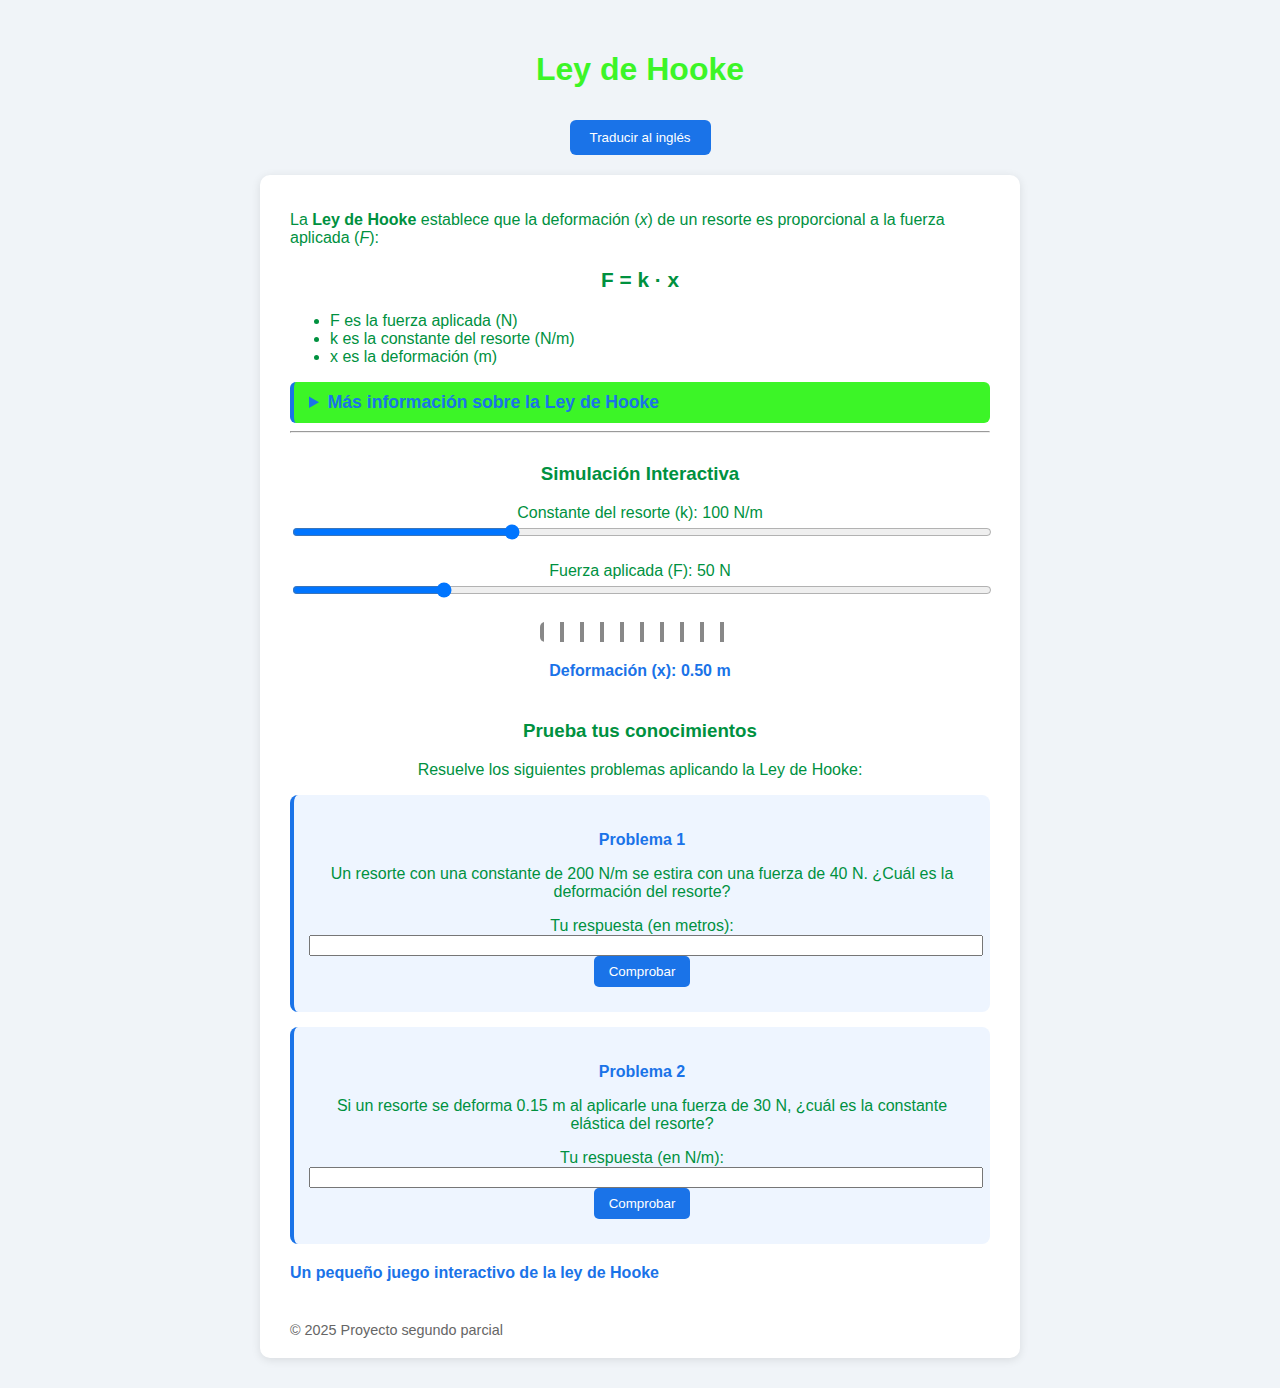
<file: index.html>
<!DOCTYPE html> <!-- Declara el tipo de documento HTML, necesario al inicio de toda página web -->
<html lang="es"> <!-- Indica que el idioma principal del documento es español -->
<head> <!-- Contiene la información de la cabecera (no visible directamente en la página) -->
  <meta charset="UTF-8"> <!-- Establece la codificación de caracteres en UTF-8 (soporta acentos y caracteres especiales) -->
  <meta name="viewport" content="width=device-width, initial-scale=1.0"> <!-- Hace que la página sea adaptable a distintos dispositivos -->
  <title>Ley de Hooke - Simulación Interactiva</title> <!-- Título que aparece en la pestaña del navegador -->
  <link href="css/estilospagina.css" rel="stylesheet"> <!-- Enlaza el archivo CSS externo para aplicar estilos -->
</head> <!-- Fin de la cabecera -->

<body> <!-- Contiene todo el contenido visible de la página -->

  <h1 data-text="titulo">Ley de Hooke</h1> <!-- Encabezado principal que muestra el título "Ley de Hooke" -->

  <button id="btnTraducir" class="boton-traduccion">Traducir al inglés</button> <!-- Botón que permitirá traducir el contenido al inglés -->

  <div class="contenedor"> <!-- Contenedor principal del contenido -->

    <p data-text="intro">
      La <strong>Ley de Hooke</strong> establece que la deformación (<em>x</em>) de un resorte es proporcional a la fuerza aplicada (<em>F</em>): 
      
    </p><!-- Párrafo introductorio explicando la Ley de Hooke con formato en negritas (<strong>) y cursivas (<em>) -->

    <p style="text-align:center; font-size: 1.3em; font-weight:bold;">
      F = k · x
      
    </p><!-- Ecuación de la Ley de Hooke centrada y en negrita -->

    <ul> <!-- Lista desordenada para explicar los términos de la fórmula -->
      <li data-text="F">F es la fuerza aplicada (N)</li> <!-- Elemento de lista que describe la variable F -->
      <li data-text="k">k es la constante del resorte (N/m)</li> <!-- Elemento de lista que describe la variable k -->
      <li data-text="x">x es la deformación (m)</li> <!-- Elemento de lista que describe la variable x -->
    </ul>

    <details> <!-- Crea un elemento desplegable para mostrar información adicional -->
      <summary data-text="masInfoTitulo">Más información sobre la Ley de Hooke</summary> <!-- Título visible del apartado desplegable -->
      <p data-text="masInfo1">
        La Ley de Hooke fue propuesta por el físico británico <strong>Robert Hooke</strong> en el siglo XVII. 
        Describe el comportamiento elástico de materiales que recuperan su forma original 
        después de ser deformados, siempre que la deformación no supere el límite elástico del material. 
      </p><!-- Párrafo dentro del detalle explicando el contexto histórico de la Ley de Hooke -->

      <p data-text="masInfo2">
        <!-- Segundo párrafo (continúa aquí el contenido que falta en tu código) -->
      </p>
        Esta ley se aplica ampliamente en ingeniería, física y diseño de estructuras, 
        ya que permite calcular cómo los materiales reaccionan ante fuerzas externas. 
        En la práctica, se utiliza para medir la rigidez de resortes, 
        vigas, y otros elementos elásticos.
      </p> <!-- Texto que explica las aplicaciones prácticas de la Ley de Hooke -->
    </details> <!-- Cierra el elemento desplegable "details" -->

    <hr> <!--Se agrega una linea horizontal que separa partes de la pagina-->

    <div class="simulacion"> <!--Se crea un apartado de simulacion-->
      <h3 data-text="simulacionTitulo">Simulación Interactiva</h3><!--Se pone el texto "Ley de Hooke"-->

      <label data-text="kLabel">Constante del resorte (k):</label> <!--Se escribe un texto que dice "Constante del resorte"-->
      <span id="kVal">100</span> N/m<!--Se le da un valor inicial-->
      <input type="range" id="k" min="10" max="300" value="100"><!--Le agrega un rango de cantidad al valor de K-->

      <br><br><!--Hace un salto de línea-->

      <label data-text="fLabel">Fuerza aplicada (F):</label> <!--Se pone el texto "Fuerza aplicada"-->
      <span id="fVal">50</span> N<!--Se le da un valor inicial-->
      <input type="range" id="f" min="10" max="200" value="50"><!--Le agrega un rango de cantidad al valor de f-->

      <div class="resorte" id="resorte"></div><!--Se agrega la clase resorte-->

      <div class="resultado"> <!-- Sección que contiene la simulación interactiva -->
        <span data-text="xLabel">Deformación (x):</span> <span id="xVal">0.5</span> m<!--Se muestra la deformación con un valor inicial-->
    </div> <!-- Fin de la sección de simulación -->

    <div class="prueba"> <!--Se crea un apartado prueba-->
      <h3 data-text="pruebaTitulo"> Prueba tus conocimientos</h3> <!--Se pone un texto que dice "Prueba tus conocimientos-->
      <p data-text="pruebaIntro">Resuelve los siguientes problemas aplicando la Ley de Hooke:</p><!--Agrega un parrafo de texto-->

      <div class="problema"><!--Se crea el apartado del problema-->
        <h4 data-text="problema1Titulo">Problema 1</h4><!--Se pone el texto que dice "Problema 1"-->
        <p data-text="problema1Texto">
          Un resorte con una constante de 200 N/m se estira con una fuerza de 40 N.  
          ¿Cuál es la deformación del resorte?
        </p> <!-- Enunciado del problema 1 -->
        <label data-text="respuesta1Label">Tu respuesta (en metros):</label><!--Se escribe un texto-->
        <input type="number" id="respuesta1" step="0.01"><!--Se crea un apartado para colocar la respuesta-->
        <button data-text="btnComprobar" onclick="comprobar(1)">Comprobar</button><!--Se crea un botón para comprobar si la respuesta esta correcta-->
        <div id="mensaje1" class="mensaje"></div>
      </div>

      <div class="problema"> <!-- Se crea el segundo bloque de problema -->
        <h4 data-text="problema2Titulo">Problema 2</h4> <!-- Título del segundo problema -->
        <p data-text="problema2Texto">
          Si un resorte se deforma 0.15 m al aplicarle una fuerza de 30 N,  
          ¿cuál es la constante elástica del resorte?
        </p><!-- Enunciado del problema 2 -->
        <label data-text="respuesta2Label">Tu respuesta (en N/m):</label><!-- Etiqueta para la respuesta -->
        <input type="number" id="respuesta2" step="0.1"><!-- Campo numérico para escribir la respuesta -->
        <button data-text="btnComprobar" onclick="comprobar(2)">Comprobar</button> <!-- Botón que ejecuta la función comprobar() -->
        <div id="mensaje2" class="mensaje"></div><!-- Espacio donde se mostrará el resultado -->
      </div><!-- Fin del segundo problema -->
    </div><!-- Cierra el contenedor .prueba -->
  </div><!-- Cierra el contenedor .contenedor principal -->

  <a href="memorama.html" data-text="juegoLink">Un pequeño juego interactivo de la ley de Hooke</a><!--Hipervinculo para mandar a otra pagina-->

  <footer> <!--Se crea un pie de pagina-->
    © 2025 Proyecto segundo parcial <!-- Texto de derechos -->
  </footer><!-- Fin del pie de página -->

  <script> <!-- Inicio del código JavaScript-->
    const kSlider = document.getElementById('k');/*Crea una variable que es constante*/
    const fSlider = document.getElementById('f');/* Obtiene el elemento con id="f" y lo guarda en fSlider */
    const kVal = document.getElementById('kVal');/* Muestra el valor actual de k */
    const fVal = document.getElementById('fVal');/* Muestra el valor actual de F */
    const xVal = document.getElementById('xVal');/* Muestra la deformación calculada */
    const resorte = document.getElementById('resorte');/* Referencia al div que simula el resorte */


    function actualizar() {/*Crea la función actualizar*/
      const k = parseFloat(kSlider.value);/*Convierte la variable en un tipo de dato float*/
      const F = parseFloat(fSlider.value);/* Convierte el valor de fSlider a número decimal */
      const x = (F / k).toFixed(2);/* Calcula la deformación x = F/k y redondea a 2 decimales */
      kVal.textContent = k;/* Actualiza el texto mostrado de k */
      fVal.textContent = F;/* Actualiza el texto mostrado de F */
      xVal.textContent = x;/* Muestra el valor calculado de x */
      resorte.style.width = `${100 + x * 200}px`; /* Cambia el ancho del resorte según la deformación */
    }

    kSlider.addEventListener('input', actualizar);/*Modifica el valor y lo registra para la funcion actualizar*/
    fSlider.addEventListener('input', actualizar);
    actualizar(); /*Llama a la función actualizar() para que se ejecute una vez al cargar la página*/

  /*--- Función para comprobar las respuestas ---*/

    function comprobar(num) {/*Crea la función comprobar*/
      let correcta = 0;/*Hace que la variable "correcta" tenga un valor de 0*/
      let respuesta = 0;/*Hace que la variable "respuesta" tenga un valor de 0*/
      const mensaje = document.getElementById('mensaje' + num); ; /*Obtiene el elemento del mensaje correspondiente al problema*/

      if (num === 1) {/*Si num es igual a 1*/
        correcta = 0.2; // x = F/k = 40/200
        respuesta = parseFloat(document.getElementById('respuesta1').value); /*Convierte a número el valor ingresado en el campo de respuesta1*/
      } else if (num === 2) {  /*Si num es igual a 2 (Problema 2)*/
        correcta = 200; // k = F/x = 30/0.15
        respuesta = parseFloat(document.getElementById('respuesta2').value); /*Convierte a número el valor ingresado en el campo de respuesta2*/
      }

      if (isNaN(respuesta)) { /*Verifica si el valor ingresado no es un número*/
        mensaje.textContent = idioma === "es"
          ? "Por favor, ingresa un valor numérico." /*Mensaje en español*/
          : "Please enter a numeric value."; /*Mensaje en inglés*/
        mensaje.className = "mensaje incorrecto";/*Cambia el estilo a mensaje de error*/
        return; /*Termina la función aquí*/
      }

      const tolerancia = 0.05 * correcta; /*Define un margen de error del 5% para aceptar la respuesta*/
      if (Math.abs(respuesta - correcta) <= tolerancia) {  /*Si la respuesta está dentro del margen de error*/
        mensaje.textContent = idioma === "es" ? "✅ ¡Correcto!" : "✅ Correct!"; /*Muestra mensaje de acierto en el idioma correspondiente*/
        mensaje.className = "mensaje correcto"; /*Aplica estilo verde de correcto*/
      } else {  /*Si la respuesta no está dentro del margen permitido*/
        mensaje.textContent =
          idioma === "es"
            ? `❌ Incorrecto. La respuesta correcta es ${correcta}.` /*Mensaje en español*/
            : `❌ Incorrect. The correct answer is ${correcta}.`;  /*Mensaje en inglés*/
        mensaje.className = "mensaje incorrecto";  /*Mensaje en inglés*/
      }
    }

    // --- Traducción ---
    const btnTraducir = document.getElementById("btnTraducir"); /*Declara una variable que guarda el idioma actual (por defecto español)*/
    let idioma = "es";/*Declara una variable que guarda el idioma actual (por defecto español)*/

    /* --- Diccionario de textos para los dos idiomas: Español e Inglés --- */
    const textos = { /*Crea un objeto llamado "textos" que contiene las traducciones*/
        es: { /*Define el idioma español (es)*/
        titulo: "Ley de Hooke", /*Título principal en español*/
        intro: "La <strong>Ley de Hooke</strong> establece que la deformación (<em>x</em>) de un resorte es proporcional a la fuerza aplicada (<em>F</em>):", /*Texto introductorio*/
          F: "F es la fuerza aplicada (N)", /*Explicación del símbolo F*/
          k: "k es la constante del resorte (N/m)", /*Explicación del símbolo k*/
          x: "x es la deformación (m)", /*Explicación del símbolo x*/
          masInfoTitulo: "Más información sobre la Ley de Hooke", /*Título del apartado desplegable*/
          masInfo1: "La Ley de Hooke fue propuesta por el físico británico <strong>Robert Hooke</strong> en el siglo XVII. Describe el comportamiento elástico de materiales que recuperan su forma original después de ser deformados, siempre que la deformación no supere el límite elástico del material.", /*Primer párrafo explicativo*/
          masInfo2: "Esta ley se aplica ampliamente en ingeniería, física y diseño de estructuras, ya que permite calcular cómo los materiales reaccionan ante fuerzas externas. En la práctica, se utiliza para medir la rigidez de resortes, vigas, y otros elementos elásticos.", /*Segundo párrafo explicativo*/
          simulacionTitulo: "Simulación Interactiva", /*Título de la sección de simulación*/
          kLabel: "Constante del resorte (k):", /*Etiqueta para el control de la constante k*/
          fLabel: "Fuerza aplicada (F):", /*Etiqueta para el control de la fuerza F*/
          xLabel: "Deformación (x):", /*Etiqueta que muestra el valor de la deformación*/
          pruebaTitulo: "🧠 Prueba tus conocimientos", /*Título de la sección de ejercicios*/
          pruebaIntro: "Resuelve los siguientes problemas aplicando la Ley de Hooke:", /*Texto introductorio de la sección de problemas*/
          problema1Titulo: "Problema 1", /*Título del primer problema*/
          problema1Texto: "Un resorte con una constante de 200 N/m se estira con una fuerza de 40 N. ¿Cuál es la deformación del resorte?", /*Texto del problema 1*/
          respuesta1Label: "Tu respuesta (en metros):", /*Etiqueta para el campo de respuesta del problema 1*/
          problema2Titulo: "Problema 2", /*Título del segundo problema*/
          problema2Texto: "Si un resorte se deforma 0.15 m al aplicarle una fuerza de 30 N, ¿cuál es la constante elástica del resorte?", /*Texto del problema 2*/
        respuesta2Label: "Tu respuesta (en N/m):", /*Etiqueta para el campo de respuesta del problema 2*/
      btnComprobar: "Comprobar", /*Texto del botón de comprobación*/
    juegoLink: "Un pequeño juego interactivo de la ley de Hooke" /*Texto del enlace al juego*/
  },

    en: { /*Define el idioma inglés (en)*/
      titulo: "Hooke's Law", /*Título principal en inglés*/
        intro: "<strong>Hooke's Law</strong> states that the deformation (<em>x</em>) of a spring is proportional to the applied force (<em>F</em>):", /*Texto introductorio*/
        F: "F is the applied force (N)", /*Explicación del símbolo F*/
        k: "k is the spring constant (N/m)", /*Explicación del símbolo k*/
        x: "x is the deformation (m)", /*Explicación del símbolo x*/
        masInfoTitulo: "More information about Hooke's Law", /*Título del apartado desplegable*/
        masInfo1: "Hooke's Law was proposed by the British physicist <strong>Robert Hooke</strong> in the 17th century. It describes the elastic behavior of materials that return to their original shape after being deformed, as long as the deformation does not exceed the elastic limit.", /*Primer párrafo explicativo*/
        masInfo2: "This law is widely applied in engineering, physics, and structural design, as it allows calculating how materials react to external forces. In practice, it is used to measure the stiffness of springs, beams, and other elastic elements.", /*Segundo párrafo explicativo*/
        simulacionTitulo: "Interactive Simulation", /*Título de la sección de simulación*/
        kLabel: "Spring constant (k):", /*Etiqueta para el control de la constante k*/
        fLabel: "Applied force (F):", /*Etiqueta para el control de la fuerza F*/
        xLabel: "Deformation (x):", // Etiqueta para la variable de deformación (x)
          pruebaTitulo: "🧠 Test your knowledge", // Título de la sección del test (en inglés)
          pruebaIntro: "Solve the following problems using Hooke's Law:", // Introducción a los ejercicios
          problema1Titulo: "Problem 1", // Título del primer problema
          problema1Texto: "A spring with a constant of 200 N/m is stretched with a force of 40 N. What is the deformation of the spring?", // Enunciado del problema 1
          respuesta1Label: "Your answer (in meters):", // Etiqueta para la respuesta del primer problema
          problema2Titulo: "Problem 2", // Título del segundo problema
          problema2Texto: "If a spring deforms 0.15 m when a force of 30 N is applied, what is the spring constant?", // Enunciado del problema 2
          respuesta2Label: "Your answer (in N/m):", // Etiqueta para la respuesta del segundo problema
          btnComprobar: "Check", // Texto del botón que verifica la respuesta (en inglés)
          juegoLink: "An interactive Hooke’s Law game" // Texto del enlace hacia el juego
      } // Cierra el objeto del idioma inglés
    }; // Cierra el objeto "textos" que contiene ambos idiomas

  function cambiarIdioma() { // Declara la función que cambia entre español e inglés
      idioma = idioma === "es" ? "en" : "es"; // Alterna el idioma actual (si es español, cambia a inglés y viceversa)
    const elementos = document.querySelectorAll("[data-text]"); // Selecciona todos los elementos con el atributo "data-text"
      elementos.forEach(el => { // Recorre cada elemento encontrado
    const clave = el.getAttribute("data-text"); // Obtiene el valor de la clave que indica qué texto debe cambiar
      el.innerHTML = textos[idioma][clave]; // Reemplaza el contenido del elemento por el texto correspondiente al idioma actual
    });
  btnTraducir.textContent = idioma === "es" ? "Traducir al inglés" : "Translate to Spanish"; // Cambia el texto del botón según el idioma actual
  document.documentElement.lang = idioma; // Cambia el atributo "lang" del documento al idioma actual (para accesibilidad)
}

   btnTraducir.addEventListener("click", cambiarIdioma); // Asigna la función "cambiarIdioma" al evento de clic del botón de traducción
  </script> <!-- Cierra el bloque de script -->
 </body> <!-- Cierra el cuerpo del documento HTML -->

</html> <!-- Cierra el documento HTML completo -->
</file>
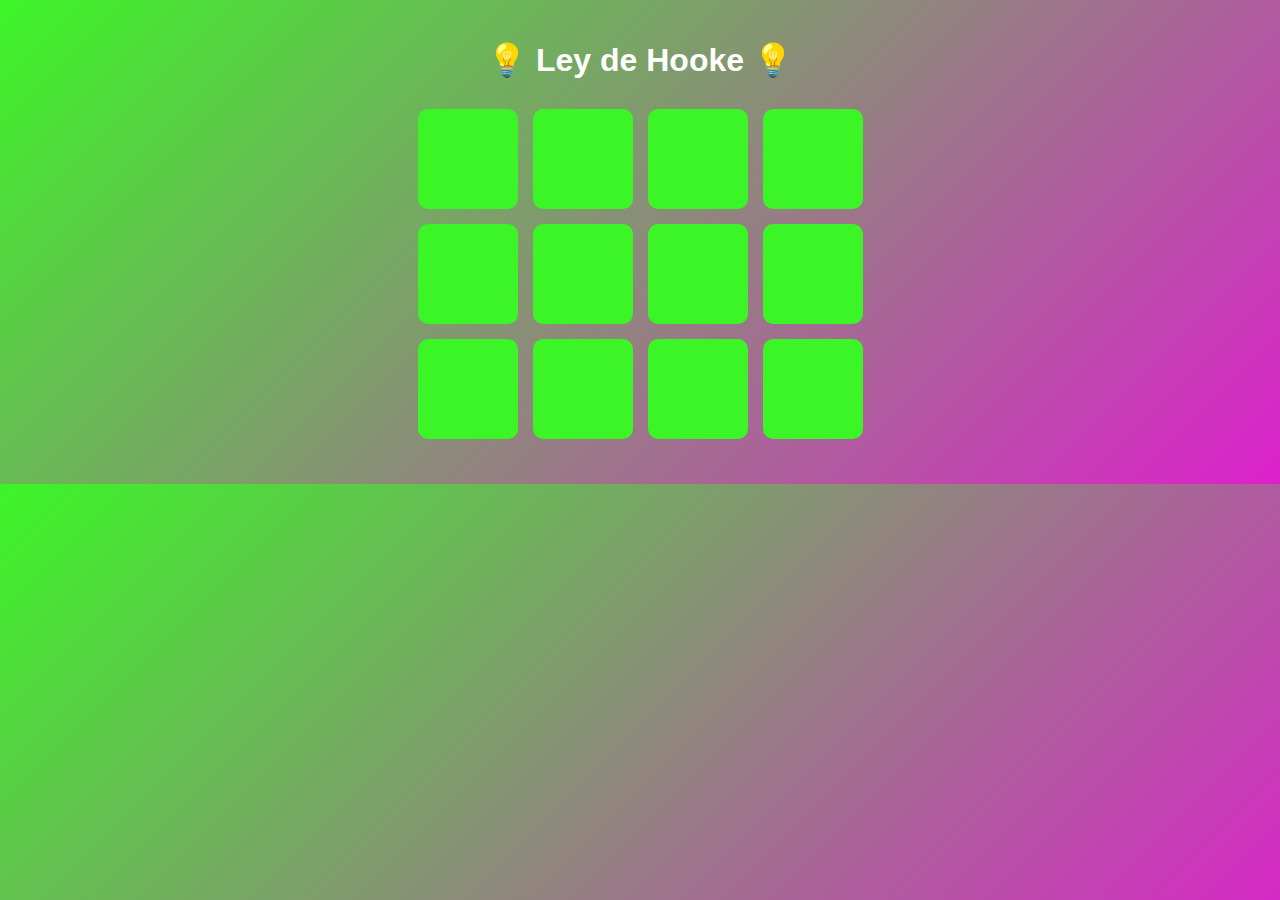
<file: memorama.html>
<!DOCTYPE html> <!--tipo de documento html-->
<html lang="es"> <!--estructura basica html-->
<head> <!--texto en la pestña del navegador-->
    <meta charset="UTF-8"> <!--establece la codificacion de caracteres-->
    <meta name="viewport" content="width=device-width, initial-scale=1.0">
    <title>Memorama de la Ley de Hooke</title> <!--memorama de la ley de hooke-->
    <link href="css/estilosmemorama.css" rel="stylesheet"> <!--crea un vinculo de estilo a css-->
</head> <!--se cierra el texto en la pestaña del navegador-->

<body> <!--todas las etiquetas del documento-->
    <h1>💡 Ley de Hooke 💡</h1> <!--se escribe el titulo de estilo para el juego-->

    <div id="tablero"></div> <!--crea nuestra base de tabla-->
    <div id="mensaje"></div> <!--crea nuestro espacio para el mensaje-->
    <button id="reiniciar">Jugar de nuevo</button> <!--crea un boton para reiniciar el juego-->

    <script> //se indica que va a comenzar un bloque de codigo interpretado por el navegador//
        const imagenes = [ //indica que no se puede cambiar el valor completo de la variable imagenes//
            "imagenes/creador.jpg",
            "imagenes/ley.png",
            "imagenes/liga.jpg",
            "imagenes/pelota.jpeg",
            "imagenes/resorte.jpg",
            "imagenes/trampolin.png"
        ];

        let cartas = []; //se crea el valor cartas sin ningún valor//
        let cartasVolteadas = []; //se crea el valor cartasVolteadas sin ningún valor//
        let bloqueo = false; //crea una variable booleana llamada bloqueo iniciada en false//
        let aciertos = 0; //inicializa la variable aciertos con valor 0//

        const tablero = document.getElementById("tablero"); //se crea una variable llamada tablero//
        const mensaje = document.getElementById("mensaje"); //se crea una variable llamada mensaje//
        const reiniciarBtn = document.getElementById("reiniciar"); //se crea una variable llamada reiniciarBtn//

        function iniciarJuego() { // se crea  la funcion iniciar juego//
            tablero.innerHTML = ""; //se limpia el tablero//
            mensaje.textContent = ""; //se limpia el mensaje//
            reiniciarBtn.style.display = "none"; //oculta el botón de reinicio//
            aciertos = 0; //reinicia los aciertos//

            cartas = [...imagenes, ...imagenes].sort(() => Math.random() - 0.5); //crea una nueva lista duplicada y mezclada al azar//

            cartas.forEach((src) => { //recorre todas las imágenes//
                const div = document.createElement("div"); // ← FALTABA declarar "div"
                div.classList.add("carta"); // Le agrega la clase "carta" para estilos//
                div.dataset.valor = src; //Guarda el valor de la imagen en el atributo 'data-valor'//
                div.addEventListener("click", voltearCarta); //Asocia el evento click con la función voltearCarta//
                tablero.appendChild(div); //Agrega la carta al tablero//
            });
        }

        function voltearCarta(e) { //se crea la funcion voltearCarta//
            const carta = e.target.closest(".carta"); // Obtiene el elemento clicado//
            if (!carta || bloqueo || carta.classList.contains("volteada")) return; // Evita errores o clics repetidos//

            carta.classList.add("volteada"); // Marca la carta como volteada//
            const img = document.createElement("img"); // Crea el elemento <img>//
            img.src = carta.dataset.valor; // Asigna la imagen correspondiente//
            img.alt = "Imagen de carta"; // Texto alternativo//
            carta.appendChild(img); // Inserta la imagen dentro de la carta//
            cartasVolteadas.push(carta); // Guarda la carta en el arreglo de cartas volteadas//

            if (cartasVolteadas.length === 2) verificarPareja(); // Si hay dos cartas volteadas, verifica//
        }

        function verificarPareja() { // Declara la función "verificarPareja" que compara dos cartas//
            bloqueo = true; // Bloquea temporalmente los clics//
            const [c1, c2] = cartasVolteadas; // Obtiene las dos cartas volteadas//

            if (c1.dataset.valor === c2.dataset.valor) { // Si coinciden//
                aciertos++; // Incrementa aciertos//
                cartasVolteadas = []; // Limpia el arreglo//
                bloqueo = false; // Desbloquea//

                if (aciertos === imagenes.length) { // Si ganó//
                    mensaje.textContent = "🎉 ¡Ganaste! Has encontrado todas las parejas."; // Muestra mensaje de victoria//
                    reiniciarBtn.style.display = "inline-block"; // Muestra botón reiniciar//
                }
            } else { // Si no coinciden//
                setTimeout(() => { // Espera 900ms antes de voltear//
                    c1.classList.remove("volteada");
                    c2.classList.remove("volteada");
                    c1.innerHTML = "";
                    c2.innerHTML = "";
                    cartasVolteadas = [];
                    bloqueo = false;
                }, 900);
            }
        }

        reiniciarBtn.addEventListener("click", iniciarJuego); // Asigna la función al botón//
        iniciarJuego(); // Llama al iniciar automáticamente//
    </script> <!-- Cierra el bloque de código JavaScript -->
</body> <!-- Cierra el contenido principal de la página -->

</html> <!-- Cierra la estructura básica del documento HTML -->
</file>
<file: css/estilospagina.css>
body { /* Estilos generales del cuerpo */
  font-family: 'Segoe UI', sans-serif; /* Tipo de letra */
  margin: 0; /* Quita el margen por defecto */
  background: #f0f4f8; /* Color de fondo */
  color: #00913F; /* Color del texto */
  display: flex; /* Activa el modo Flexbox */
  flex-direction: column; /* Organiza en columna */
  align-items: center; /* Centra horizontalmente */
  padding: 30px; /* Espacio interior */
}

h1 { /* Título principal */
  color: #3CF527; /* Verde brillante */
  text-align: center; /* Centra el texto */
}

.contenedor { /* Caja principal del contenido */
  max-width: 700px; /* Ancho máximo */
  background: #FFFF; /* Fondo blanco */
  border-radius: 10px; /* Bordes redondeados */
  box-shadow: 0 2px 10px rgba(0,0,0,0.1); /* Sombra suave */
  padding: 20px 30px; /* Espaciado interno */
  margin-top: 20px; /* Separación superior */
}

input[type=range], input[type=number] { /* Entradas de número y rango */
  width: 100%; /* Ocupan todo el ancho */
}

.simulacion { /* Sección de simulación */
  margin-top: 30px; /* Espacio arriba */
  text-align: center; /* Centra el texto */
}

.resorte { /* Estilo del resorte */
  height: 20px; /* Altura */
  width: 100px; /* Ancho inicial */
  background: linear-gradient(90deg, #888 20%, transparent 20%) repeat-x; /* Patrón de resorte */
  background-size: 20px 20px; /* Tamaño del patrón */
  margin: 20px auto; /* Centrado con márgenes */
  transition: width 0.5s ease; /* Animación al estirarse */
  border-radius: 5px; /* Bordes redondeados */
}

.resultado { /* Estilo para mostrar el resultado del cálculo */
  margin-top: 20px; /* Espacio superior */
  font-weight: bold; /* Texto en negrita */
  color: #1a73e8; /* Azul para resaltar */
}

details { /* Contenedor desplegable (etiqueta <details>) */
  background: #3CF527; /* Fondo verde claro */
  border-left: 4px solid #1a73e8; /* Borde azul a la izquierda */
  border-radius: 6px; /* Bordes redondeados */
  padding: 10px 15px; /* Espaciado interno */
  margin-top: 15px; /* Separación superior */
  cursor: pointer; /* Cambia el cursor a mano al pasar */
}

summary { /* Título del bloque desplegable */
  font-weight: bold; /* Texto en negrita */
  color: #1a73e8; /* Color azul */
  font-size: 1.1em; /* Tamaño ligeramente más grande */
  outline: none; /* Quita el contorno al hacer clic */
}

summary:hover { /* Efecto al pasar el cursor sobre el resumen */
  text-decoration: underline; /* Subraya el texto */
}

.prueba { /* Contenedor para una sección de prueba o ejemplo */
  margin-top: 40px; /* Espacio superior */
}

.problema { /* Caja para presentar problemas o ejercicios */
  background: #eef5ff; /* Fondo azul muy claro */
  border-left: 4px solid #1a73e8; /* Borde azul lateral */
  padding: 15px; /* Espacio interior */
  border-radius: 8px; /* Bordes redondeados */
  margin-top: 15px; /* Espacio superior */
}

.problema h4 { /* Título dentro del bloque de problema */
  margin-bottom: 10px; /* Espacio debajo del título */
  color: #1a73e8; /* Color azul para destacar */
}

.problema button { /* Botón dentro de la sección de problema */
  background: #1a73e8; /* Fondo azul */
  color: white; /* Texto blanco */
  border: none; /* Sin borde */
  padding: 8px 15px; /* Espaciado interno (alto y ancho) */
  border-radius: 5px; /* Bordes redondeados */
  cursor: pointer; /* Cambia el cursor a mano */
  transition: background 0.3s; /* Suaviza el cambio de color al pasar el cursor */
}

.problema button:hover { /* Efecto al pasar el cursor sobre el botón */
  background: #155ab6; /* Azul más oscuro al pasar el mouse */
}

.mensaje { /* Contenedor para mostrar mensajes al usuario */
  margin-top: 10px; /* Espacio superior */
  font-weight: bold; /* Texto en negrita */
}

.correcto { /* Estilo para respuestas correctas */
  color: green; /* Texto verde */
}

.incorrecto { /* Estilo para respuestas incorrectas */
  color: red; /* Texto rojo */
}

footer { /* Pie de página */
  margin-top: 40px; /* Espacio superior */
  font-size: 0.9em; /* Tamaño de letra más pequeño */
  color: #666; /* Gris medio para el texto */
}

.boton-traduccion { /* Botón de traducción (por ejemplo, cambiar idioma) */
  background: #1a73e8; /* Fondo azul */
  color: white; /* Texto blanco */
  border: none; /* Sin borde */
  padding: 10px 20px; /* Tamaño del botón */
  border-radius: 6px; /* Bordes redondeados */
  cursor: pointer; /* Cursor en forma de mano */
  margin-top: 10px; /* Espacio superior */
  transition: background 0.3s; /* Transición suave al cambiar color */
}

.boton-traduccion:hover { /* Efecto al pasar el cursor sobre el botón de traducción */
  background: #155ab6; /* Cambia a un azul más oscuro al pasar el mouse */
}

a { /* Enlaces generales (<a>) */
  display: block; /* Hace que el enlace se muestre como bloque (ocupa todo el ancho disponible) */
  margin-top: 20px; /* Espacio superior */
  text-decoration: none; /* Quita el subrayado por defecto */
  color: #1a73e8; /* Color azul para el texto del enlace */
  font-weight: bold; /* Texto en negrita */
}

a:hover { /* Efecto al pasar el cursor sobre los enlaces */
  text-decoration: underline; /* Subraya el enlace al pasar el mouse */
}
</file>
<file: css/estilosmemorama.css>
body { /* Estilos generales del documento */
  font-family: 'Segoe UI', sans-serif; /* Fuente principal */
  background: linear-gradient(135deg, #3CF527, #dc21cc); /* Degradado diagonal de fondo */
  color: #fff; /* Color del texto (blanco) */
  text-align: center; /* Centrar texto por defecto */
  margin: 0; /* Quitar margen por defecto del navegador */
  padding: 20px; /* Espacio interior alrededor del contenido */
}

#tablero { /* Contenedor del tablero de cartas */
  display: grid; /* Usar Grid layout para organizar las cartas */
  grid-template-columns: repeat(4, 100px); /* 4 columnas de 100px cada una */
  grid-gap: 15px; /* Espacio entre las celdas */
  justify-content: center; /* Centrar el grid horizontalmente */
  margin-top: 30px; /* Separación superior del tablero */
}

.carta { /* Estilo de cada carta no volteada */
  width: 100px; /* Ancho fijo */
  height: 100px; /* Alto fijo */
  background: #3CF527; /* Fondo verde */
  border-radius: 10px; /* Esquinas redondeadas */
  display: flex; /* Flex para centrar contenido interno */
  align-items: center; /* Centrar verticalmente */
  justify-content: center; /* Centrar horizontalmente */
  cursor: pointer; /* Cursor tipo mano para indicar clicable */
  transition: transform 0.4s; /* Transición suave para transformaciones */
}

.carta.volteada { /* Estilo aplicado cuando la carta está volteada */
  background: #3CF527; /* Mantiene fondo (puedes cambiar si quieres otra apariencia) */
  transform: rotateY(180deg); /* Rotación 3D simulando volteo */
  cursor: default; /* Cursor normal (no clicable) */
}

#mensaje { /* Caja para mostrar mensajes al jugador */
  font-size: 1.5em; /* Tamaño de letra más grande */
  margin-top: 25px; /* Separación superior */
}

#reiniciar { /* Botón para reiniciar el juego */
  background: #ffcc00; /* Fondo amarillo */
  border: none; /* Sin borde */
  color: #333; /* Color del texto (gris oscuro) */
  font-size: 1.1em; /* Tamaño de letra */
  padding: 10px 20px; /* Relleno interno */
  border-radius: 5px; /* Bordes redondeados */
  cursor: pointer; /* Cursor tipo mano */
  margin-top: 15px; /* Separación superior */
  display: none; /* Oculto por defecto (se muestra al ganar) */
}

img { /* Estilo para imágenes dentro de las cartas */
  width: 80%; /* Ocupa el 80% del contenedor */
  height: 80%; /* Ocupa el 80% del contenedor */
  object-fit: contain; /* Ajusta la imagen sin deformarla */
  border-radius: 8px; /* Esquinas ligeramente redondeadas */
}
</file>
